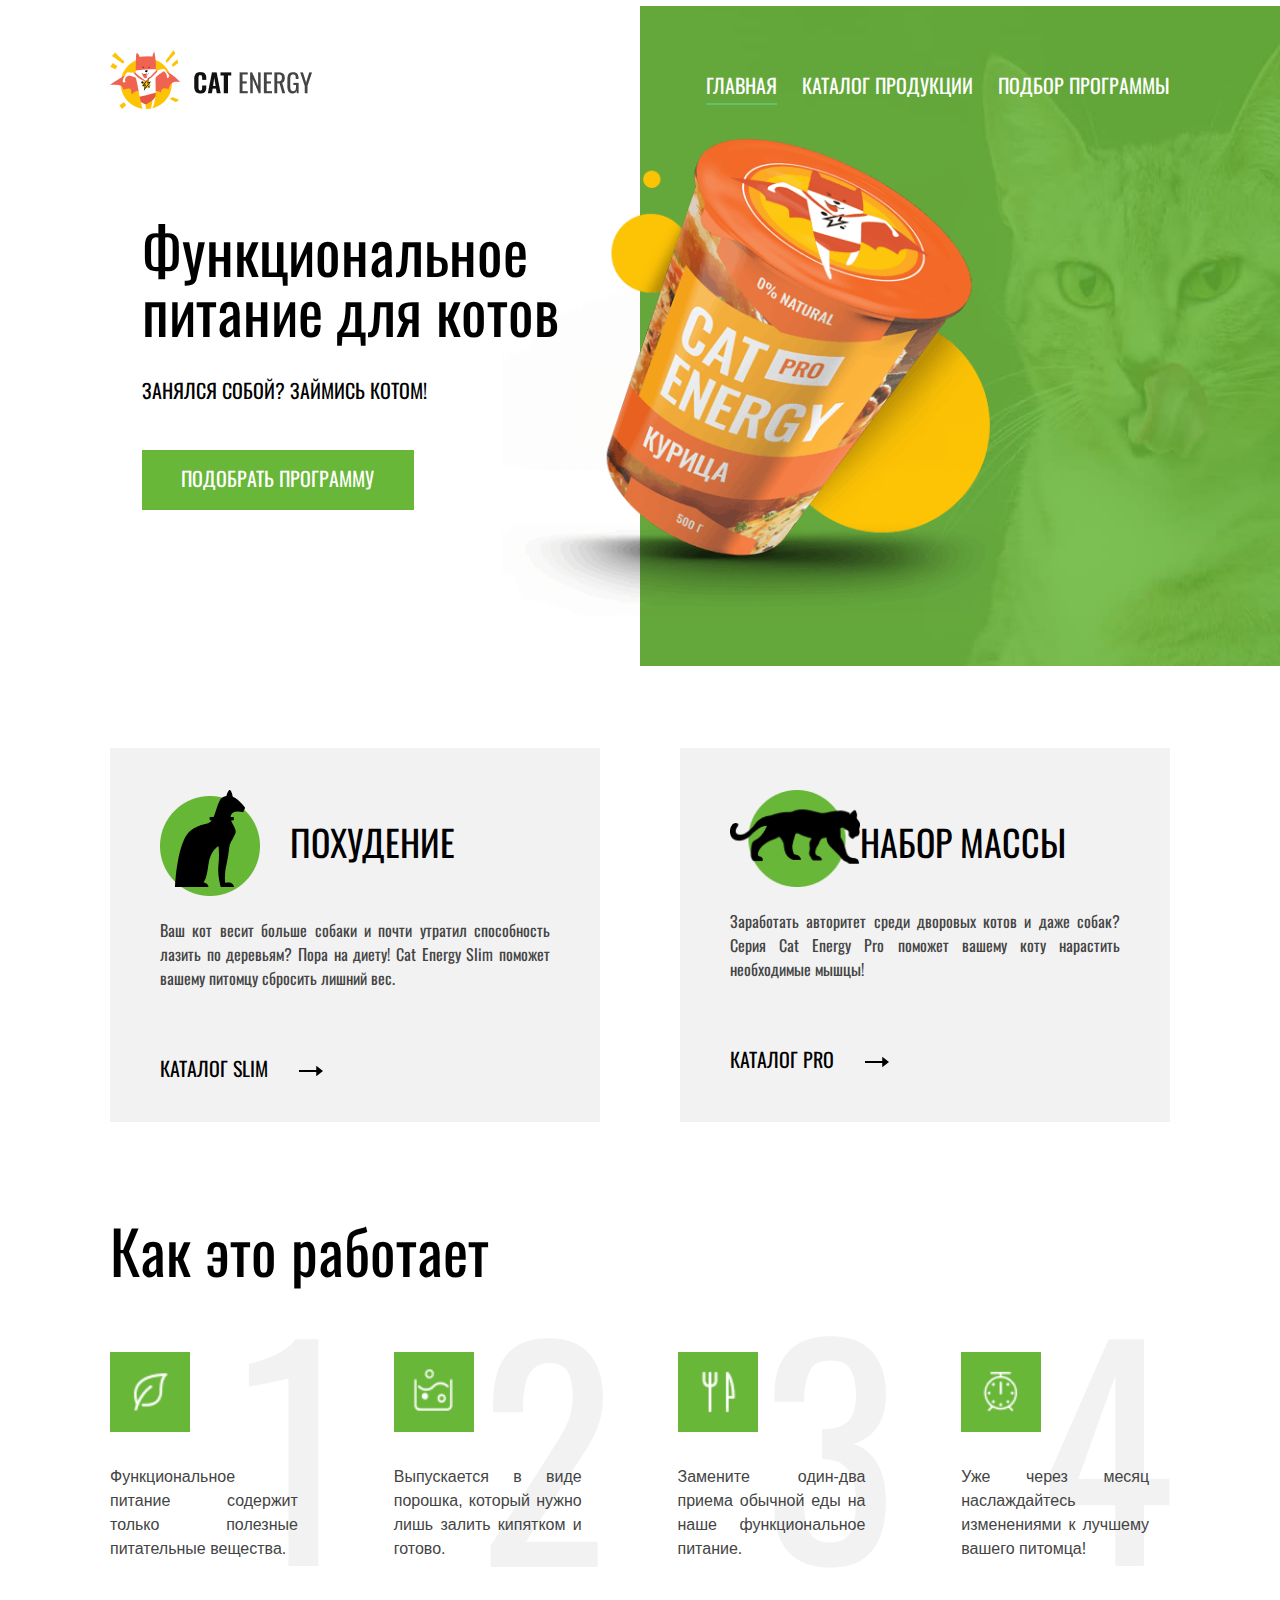
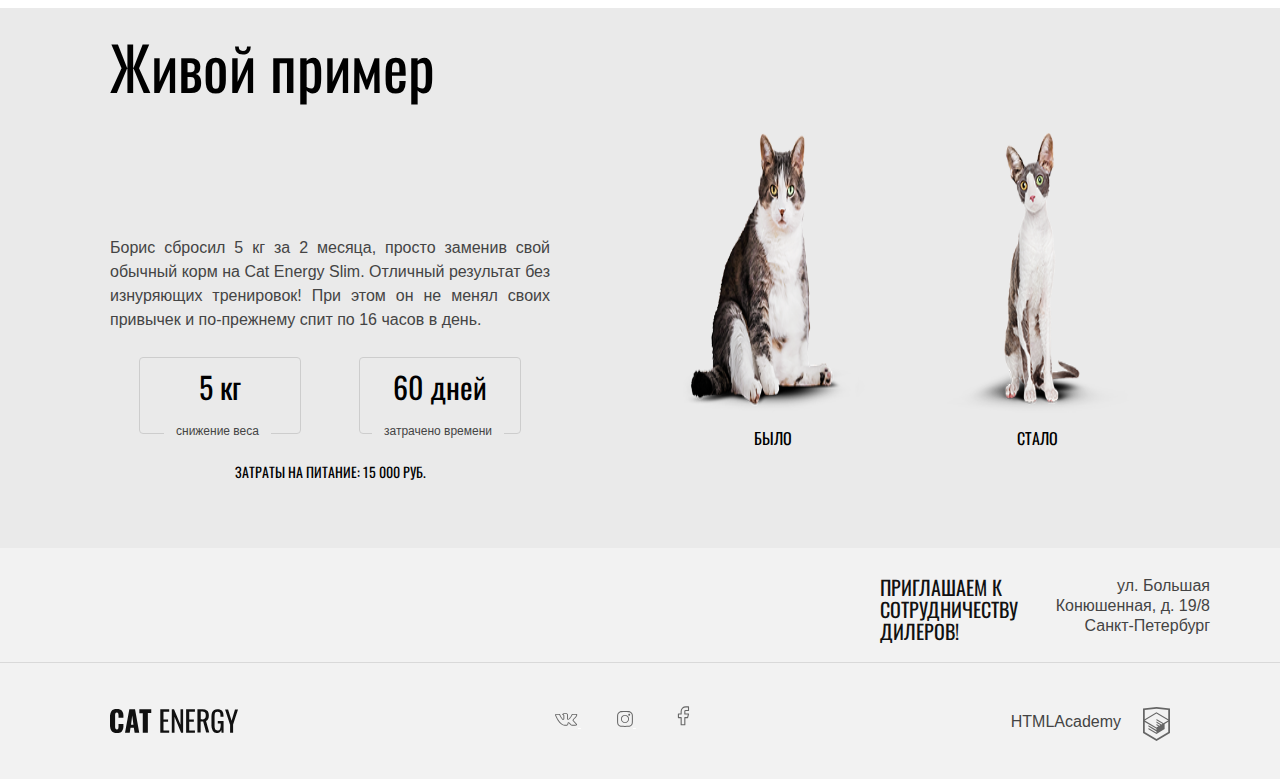
<file: index.html>
<!DOCTYPE html>
<html class="page" lang="ru">

<head>
  <meta charset="UTF-8">
  <meta http-equiv="X-UA-Compatible" content="IE=edge">
  <meta name="viewport" content="width=device-width, initial-scale=1.0">
  <title>Функциональное питание для котов - Cat Energy</title>

  <link rel="stylesheet" href="css/style.css">

  <link rel="shortcut icon" href="favicon.ico" type="image/x-icon">
  <link rel="shortcut icon" href="img/icons/icon.svg" type="image/svg+xml">

  <link rel="apple-touch-icon" sizes="180x180" href="img/icons/apple-touch-icon.png">
  <link rel="icon" type="image/png" sizes="32x32" href="img/icons/favicon-32x32.png">
  <link rel="icon" type="image/png" sizes="16x16" href="img/icons/favicon-16x16.png">
  <link rel="manifest" href="../site.webmanifest">
  <link rel="mask-icon" href="img/icons/safari-pinned-tab.svg" color="#5bbad5">
  <meta name="msapplication-TileColor" content="#da532c">
  <meta name="theme-color" content="#ffffff">
</head>

<body class="page__body">

  <div class="page-header ">
    <a class="page-header__logo" href="index.html">
      <img class="page-header__img" src="img/index/logo-mobile.svg" width="34" height="38"
        alt="Логотип функционального питания для котов - Cat Energy">
      <img class="page-header__img-title" src="img/index/logo-title-mobile.svg"
        alt="Заголовок фукционального питания для котов - Cat Energy">
    </a>
    <a class="page-header__logo--tablet" href="index.html">
      <img src="img/index/logo-tablet.png" alt="Логотип функционального питания для котов - Cat Energy" width="174"
        height="51">
    </a>
    <a class="page-header__logo--desktop" href="index.html">
      <img src="img/index/logo-desktop.png" alt="Логотип функционального питания для котов - Cat Energy" width="202"
        height="59">
    </a>
    <nav class="main-nav main-nav--closed main-nav--nojs">
      <button class="main-nav__toggle" type="button">
        <span class="visually-hidden">Открыть меню</span>
      </button>
      <div class="main-nav__wrapper">
        <ul class="main-nav__list site-list">
          <li class="site-list__item site-list__item--active">
            <a href="index.html">Главная</a>
          </li>
          <li class="site-list__item">
            <a href="catalog.html">Каталог продукции</a>
          </li>
          <li class="site-list__item">
            <a href="form.html">Подбор программы</a>
          </li>
        </ul>
      </div>
    </nav>
  </div>

  <script>
    var navMain = document.querySelector('.main-nav');
    var navToggle = document.querySelector('.main-nav__toggle');

    navMain.classList.remove('main-nav--nojs');

    navToggle.addEventListener('click', function () {
      if (navMain.classList.contains('main-nav--closed')) {
        navMain.classList.remove('main-nav--closed');
        navMain.classList.add('main-nav--opened');
      } else {
        navMain.classList.add('main-nav--closed');
        navMain.classList.remove('main-nav--opened');
      }
    });
  </script>

  <main class="page-main">
    <header class="main-header main-header--background-desktop">
      <div class="main-header__wrapper">
        <div class="main-header__block">
          <h1 class="main-header__title">Функциональное питание для котов</h1>
          <h2 class="visually-hidden"> Слоган Cat Energy</h2>
          <p class="main-header__slogan">Занялся собой? Займись котом!</p>
          <img class="main-header__image--mobile" src="img/index/can-header-mobile.png"
            alt="Изображение банки с кормом Cat Energy" width="280" height="270">
          <a class="main-header__link" href="form.html">Подобрать программу</a>
        </div>
        <div class="main-header__block-2">
          <picture>
            <img class="main-header__image--desktop" src="img/index/can-header-desktop.png"
              alt="Изображение банки с кормом Cat Energy" width="552" height="500">
          </picture>
        </div>
      </div>
    </header>
    <section class="programms">
      <h2 class="visually-hidden"> Программы похудения и набора массы</h2>
      <div class="programms__wrapper">
        <ul class="programms__list">
          <li class="programms__item">
            <div class="programms__block--tablet">
              <div class="programms__block--mobile">
                <img class="programms__image" src="img/index/prorgamms_weight-loss.png"
                  alt="Стройная кошка, олицетворяющая похудение с помощью функционального питания Cat Energy">
                <img class="programms__image-desktop" src="img/index/prorgamms_weight-loss-desktop.png"
                  alt="Стройная кошка, олицетворяющая похудение с помощью функционального питания Cat Energy"
                  width="100" height="106">
                <h3 class="programms__title">похудение</h3>
              </div>
              <p class="programms__description">
                Ваш кот весит больше собаки и почти утратил способность лазить по деревьям? Пора на диету! Cat Energy
                Slim
                поможет вашему питомцу сбросить лишний вес.
              </p>
              <div class="horizontal-line"></div>
              <a class="programms__link" href="catalog.html">каталог slim
                <svg width="32" height="12" fill="none" xmlns="http://www.w3.org/2000/svg">
                  <path stroke="#000" stroke-width="2" d="M0 6h18" />
                  <path d="m24 6-6.75 5.2V.8L24 6Z" fill="#000" />
                </svg>
              </a>
            </div>
            <div class="programms__block--tablet">
              <picture>
                <img class="programms_image-tablet" src="img/index/programms_weight-loss-tablet.png"
                  alt="Стройная кошка, олицетворяющая похудение с помощью функционального питания Cat Energy"
                  width="200" height="210">
              </picture>
            </div>
          </li>
          <li class="programms__item">
            <div class="programms__block--tablet">
              <div class="programms__block--mobile">
                <img class="programms__image" src="img/index/programms_weight-gain.png"
                  alt="Мускулистая пантера, олицетворяющая набор массы с помощью функционального питания Cat Energy">
                <img class="programms__image-desktop" src="img/index/prorgamms_weight-gain-desktop.png"
                  alt="Мускулистая пантера, олицетворяющая набор массы с помощью функционального питания Cat Energy"
                  width="134" height="100">
                <h3 class="programms__title">набор массы</h3>
              </div>
              <p class="programms__description">
                Заработать авторитет среди дворовых котов и даже собак? Серия Cat Energy Pro поможет вашему коту
                нарастить
                необходимые мышцы!
              </p>
              <div class="horizontal-line"></div>
              <a class="programms__link" href="catalog.html">каталог pro
                <svg width="32" height="12" fill="none" xmlns="http://www.w3.org/2000/svg">
                  <path stroke="#000" stroke-width="2" d="M0 6h18" />
                  <path d="m24 6-6.75 5.2V.8L24 6Z" fill="#000" />
                </svg>
              </a>
            </div>
            <div class="programms__block--tablet">
              <picture>
                <img class="programms_image-tablet" src="img/index/programms_weight-gain-tablet.png"
                  alt="Мускулистая пантера, олицетворяющая набор массы с помощью функционального питания Cat Energy"
                  width="268" height="200">
              </picture>
            </div>
          </li>
        </ul>
      </div>
    </section>
    <section class="advantages">
      <h2 class="visually-hidden">Преимущества</h2>
      <div class="advantages__wrapper">
        <h3 class="advantages__section-title">Как это работает</h3>
        <ul class="advantages__list">

          <li class="advantages__item">
            <img class="advantages__image" src="img/index/advantages-image-1.png" alt="Изображение листа">
            <p class="advantages__description">
              Функциональное питание
              содержит только полезные
              питательные вещества.
            </p>
          </li>
          <li class="advantages__item">
            <img class="advantages__image" src="img/index/advantages-image-2.png"
              alt="Изображение емкости с водой в которой растворяется порошок">
            <p class="advantages__description">
              Выпускается в виде порошка,
              который нужно лишь залить
              кипятком и готово.
            </p>
          </li>
          <li class="advantages__item">
            <img class="advantages__image" src="img/index/advantages-image-3.png" alt="Изображение вилки и ножа">
            <p class="advantages__description">
              Замените один-два приема
              обычной еды на наше
              функциональное питание.
            </p>
          </li>
          <li class="advantages__item">
            <img class="advantages__image" src="img/index/advantages-image-4.png" alt="Изображение будильника">
            <p class="advantages__description">
              Уже через месяц наслаждайтесь изменениями к лучшему вашего питомца!
            </p>
          </li>
        </ul>
      </div>
    </section>
    <section class="results">
      <h2 class="visually-hidden">Результаты программы Cat Energy</h2>
      <div class="results__wrapper">
        <div class="results__blocks--desktop">
          <h3 class="results__title">Живой пример</h3>
          <p class="results__description">
            Борис сбросил 5 кг за 2 месяца, просто заменив свой обычный корм на Cat Energy Slim. Отличный результат без
            изнуряющих тренировок! При этом он не менял своих привычек и по-прежнему спит по 16 часов в день.
          </p>
          <div class="results__blocks--tablet">
            <div class="results__blocks">
              <div class="results__blocks--weight-loss">
                <fieldset class="results__blocks--fieldset">
                  <legend class="results__blocks--legend results__blocks--legend-tablet-mod">снижение веса</legend>
                  <p class="results__blocks--value">5 кг</p>
                </fieldset>
              </div>
              <div class="results__blocks--time-spent">
                <fieldset class="results__blocks--fieldset">
                  <legend class="results__blocks--legend">затрачено времени</legend>
                  <p class="results__blocks--value">60 дней</p>
                </fieldset>
              </div>
            </div>
            <h4 class="results__food-costs">Затраты на питание: 15 000 РУБ.</h4>
          </div>
        </div>
        <div class="results__before-after">
          <figure class="results__before-after--blocks">
            <picture>
              <img class="results__before-after--image-before" src="img/index/before-mobile.png" width="311"
                height="232" alt="Изображение толстого кота до старта программы Cat Energy">
            </picture>
            <figcaption class="results__text-before-after">Было</figcaption>
          </figure>
          <figure class="results__before-after--blocks">
            <picture>
              <source media="(min-width: 1278px)" srcset="img/index/after-mobile.png">
              <img class="results__before-after--image-after" src="img/index/after-mobile.png" width="311" height="232"
                alt="Изображение стройного кота после прохождения программы Cat Energy">
            </picture>
            <figcaption class="results__text-before-after">Стало</figcaption>
          </figure>
        </div>
      </div>
    </section>
    <section class="contacts contacts-catalog">
      <h2 class="visually-hidden">Контакты</h2>
      <div class="contacts__wrapper">
        <h3 class="contacts__title">приглашаем
          к сотрудничеству дилеров!</h3>
        <p class="contacts__address">ул. Большая
          Конюшенная, д. 19/8
          Санкт-Петербург</p>
      </div>
    </section>
    <section class="map">
      <h2 class="visually-hidden">Карта</h2>
    </section>
  </main>
  <footer class="page-footer">
    <div class="footer__wrapper">
      <div class="footer__logo">
        <svg width="128" height="24" fill="none" xmlns="http://www.w3.org/2000/svg">
          <g clip-path="url(#a)" fill="#111">
            <path
              d="M1.6 22.05A9.5 9.5 0 0 1 0 16.31V7.79a9.63 9.63 0 0 1 1.5-5.84C2.6.62 4.3 0 6.81 0c2.5 0 4.1.62 5.1 1.74a7.49 7.49 0 0 1 1.51 5.03v2.05h-4.9V6.46c.03-.7-.07-1.4-.3-2.05a1.46 1.46 0 0 0-.59-.63 1.41 1.41 0 0 0-.82-.19c-.7 0-1.2.2-1.4.72-.23.73-.33 1.49-.3 2.25v10.98c-.05.74.08 1.48.4 2.15.2.52.7.72 1.4.72s1.1-.2 1.3-.72c.23-.7.33-1.42.3-2.15v-2.46h4.91v2.05a7.98 7.98 0 0 1-1.5 5.13c-1 1.23-2.7 1.84-5.1 1.84-2.41-.1-4.22-.72-5.22-2.05ZM19.33.3h5.7l4.22 23.4h-4.61l-.8-4.93h-3.3l-.8 4.92h-4.72L19.33.31Zm4.1 15.4-1.2-9.14-1.2 9.13h2.4ZM32.75 4.2h-3.4V.3h11.91v3.8h-3.4v19.6h-5.1V4.2ZM50.38.3h8.81v2.47h-5.7v7.7h4.6v2.35h-4.6v8.62h5.7v2.35h-8.91V.31h.1ZM61.8.3H64l6.51 15.5V.3h2.6v23.4h-2l-6.6-16v16H61.8V.3ZM76.12.3h8.81v2.47h-5.7v7.7h4.6v2.35h-4.6v8.62h5.7v2.35h-8.81V.31ZM87.54.3h4.6a7.87 7.87 0 0 1 5.11 1.44c1.1.93 1.6 2.57 1.6 4.72 0 2.98-.9 4.82-2.8 5.44l3.2 11.69h-3.1l-3-10.97h-2.5v10.97h-3.21V.31h.1Zm4.4 10.06a4.3 4.3 0 0 0 2.9-.82c.6-.51.91-1.54.91-3.08a6.77 6.77 0 0 0-.3-2.25 2.58 2.58 0 0 0-1.1-1.24 4.47 4.47 0 0 0-2.2-.4h-1.4v7.69h1.2v.1ZM102.86 21.95a10.58 10.58 0 0 1-1.4-5.95V8.2c-.03-1.48.14-2.96.5-4.4a5.2 5.2 0 0 1 1.9-2.67c1.12-.68 2.41-1 3.7-.92 2.11 0 3.61.5 4.52 1.64a7.98 7.98 0 0 1 1.4 5.12v.83h-3v-.72c0-.86-.07-1.72-.2-2.57a2.06 2.06 0 0 0-.8-1.33 3.04 3.04 0 0 0-1.91-.51 2.96 2.96 0 0 0-2 .61 2.3 2.3 0 0 0-.8 1.64c-.14.92-.2 1.85-.2 2.77v8.72a9.53 9.53 0 0 0 .6 3.9c.4.82 1.2 1.13 2.4 1.13a2.38 2.38 0 0 0 2.4-1.23c.53-1.3.77-2.7.7-4.1v-1.65h-2.9V12.1h5.8v11.6h-2l-.3-2.67c-.26.89-.8 1.67-1.55 2.2-.74.55-1.64.81-2.55.77a4.9 4.9 0 0 1-4.3-2.05ZM119.99 15.49 115.08.4h3l3.51 11.28 3.4-11.28H128l-4.9 15.08v8.2h-3.01v-8.2h-.1Z" />
          </g>
          <defs>
            <clipPath id="a">
              <path fill="#fff" d="M0 0h128v24H0z" />
            </clipPath>
          </defs>
        </svg>
      </div>
      <div class="horizontal-line"></div>
      <div class="footer__social">
        <a href="#">
          <svg class="footer__social--vk" width="23" height="16" viewBox="0 0 23 16" fill="none"
            xmlns="http://www.w3.org/2000/svg">
            <path
              d="M0.0700912 3.99266C0.0700912 3.37082 0.493211 3.03552 1.33945 2.98675L4.60039 3.00503C4.81925 3.00503 4.96515 3.09648 5.03811 3.27938C5.37368 4.19385 5.74938 4.98334 6.16521 5.64785C6.58103 6.31237 7.12453 7.07748 7.79568 7.94317C7.85404 8.05291 7.94888 8.10778 8.08019 8.10778C8.18233 8.10778 8.26257 8.0651 8.32093 7.97975L8.38659 7.77857L8.40848 4.6145C8.40848 4.39503 8.34647 4.24871 8.22245 4.17556C8.09843 4.1024 7.86863 4.04753 7.53305 4.01095C7.27043 3.97437 7.13912 3.84025 7.13912 3.60859C7.13912 3.55981 7.14641 3.52323 7.161 3.49885C7.4674 2.70631 8.34282 2.31004 9.78726 2.31004L11.0129 2.29175C11.5673 2.29175 12.0269 2.40758 12.3916 2.63925C12.7564 2.87091 12.9388 3.2367 12.9388 3.73661V7.88831C13.0409 7.94927 13.1357 7.97975 13.2233 7.97975C13.4421 7.97975 13.6318 7.87002 13.7923 7.65054C15.3973 5.77283 16.2654 4.51696 16.3967 3.88293C16.3967 3.87073 16.4113 3.84025 16.4405 3.79148C16.5426 3.60859 16.7104 3.45008 16.9438 3.31595C17.1773 3.18183 17.3815 3.09039 17.5566 3.04161C17.615 3.01723 17.6806 3.00503 17.7536 3.00503H21.1459L21.3647 3.02332C21.6565 3.02332 21.8827 3.13916 22.0432 3.37082C22.1015 3.44398 22.1416 3.52323 22.1635 3.60859C22.1854 3.69394 22.2 3.77929 22.2073 3.86464C22.2146 3.94999 22.2182 3.99876 22.2182 4.01095V4.13898C22.1161 4.63889 21.8571 5.17233 21.4413 5.7393C21.0255 6.30627 20.4966 6.91897 19.8546 7.57739C19.2126 8.2358 18.8114 8.66865 18.6509 8.87593C18.5196 9.02225 18.4539 9.15637 18.4539 9.2783C18.4539 9.37584 18.5123 9.48558 18.629 9.60751L21.8243 12.9728C21.9994 13.1678 22.0869 13.3812 22.0869 13.6129C22.0869 13.8933 21.9556 14.125 21.693 14.3079C21.4304 14.4908 21.1167 14.5944 20.7519 14.6188L20.3799 14.6371H17.0533C17.0387 14.6371 17.0095 14.6401 16.9657 14.6462C16.9219 14.6523 16.8928 14.6554 16.8782 14.6554C16.5572 14.6554 16.2581 14.5396 15.9809 14.3079C15.8787 14.2103 15.193 13.491 13.9236 12.1497C13.8507 12.0644 13.7485 11.9851 13.6172 11.912C13.5589 12.1071 13.4823 12.3875 13.3874 12.7533C13.2926 13.1191 13.2233 13.3812 13.1795 13.5397L13.1139 13.8506C12.968 14.2774 12.6616 14.5335 12.1947 14.6188L11.8883 14.6371H9.74349C8.53249 14.6371 7.32514 14.1738 6.12144 13.2471C4.91773 12.3204 3.8344 11.1225 2.87144 9.65323C1.90848 8.18398 1.01117 6.47392 0.179519 4.52306C0.106567 4.36455 0.0700912 4.18775 0.0700912 3.99266ZM13.2233 8.72962C12.9169 8.72962 12.6397 8.65951 12.3916 8.51929C12.1436 8.37907 12.0196 8.18703 12.0196 7.94317V3.73661C12.0196 3.49275 11.9466 3.319 11.8007 3.21536C11.6548 3.11172 11.3995 3.0599 11.0347 3.0599L9.78726 3.09648C9.15988 3.09648 8.68569 3.18793 8.36471 3.37082C9.00668 3.62687 9.32767 4.04143 9.32767 4.6145V7.83344C9.29849 8.13826 9.15258 8.39126 8.88996 8.59245C8.62733 8.79363 8.33552 8.89422 8.01454 8.89422C7.57683 8.89422 7.24125 8.71742 7.0078 8.36383C5.86975 6.92506 5.02351 5.55945 4.46908 4.267L4.27211 3.79148L1.36134 3.77319C1.17166 3.77319 1.06588 3.78233 1.044 3.80062C1.02211 3.81891 1.01117 3.87073 1.01117 3.95608C1.01117 4.06582 1.02576 4.18165 1.05494 4.30358L1.51454 5.32779C2.74013 7.97366 4.07149 10.0586 5.50864 11.5828C6.94579 13.1069 8.35741 13.8689 9.74349 13.8689H11.932C12.0196 13.8689 12.0852 13.8476 12.129 13.8049C12.1728 13.7623 12.2093 13.6799 12.2384 13.558L12.2822 13.3751L12.698 11.7657C12.8148 11.5462 12.9169 11.3999 13.0044 11.3267C13.1649 11.1926 13.3546 11.1255 13.5735 11.1255C13.9236 11.1255 14.2811 11.3023 14.6459 11.6559L16.5061 13.6312C16.6228 13.7897 16.7469 13.8689 16.8782 13.8689H20.4893C20.927 13.8689 21.1459 13.7775 21.1459 13.5946C21.1459 13.5336 21.124 13.4727 21.0802 13.4117L17.9068 10.1013C17.6588 9.84527 17.5347 9.57093 17.5347 9.2783C17.5347 8.98567 17.6515 8.70523 17.8849 8.43699C18.0746 8.19313 18.443 7.78771 18.9901 7.22074C19.5373 6.65377 20.0151 6.12338 20.4236 5.62956C20.8322 5.13575 21.1021 4.68766 21.2334 4.28529L21.299 4.04753C21.2845 4.02314 21.2772 3.98352 21.2772 3.92865C21.2772 3.87378 21.2699 3.82806 21.2553 3.79148H17.8193C17.6004 3.86464 17.4253 3.97437 17.294 4.12069L17.1627 4.46819C16.7979 5.3095 15.8423 6.60805 14.2957 8.36383C13.9893 8.60769 13.6318 8.72962 13.2233 8.72962Z"
              fill="#666666" />
          </svg>
        </a>
        <a href="#">
          <svg class="footer__social--instagram" width="16" height="16" viewBox="0 0 16 16" fill="none"
            xmlns="http://www.w3.org/2000/svg">
            <g clip-path="url(#clip0_88_473)">
              <path
                d="M7.98438 0.0625C9.31771 0.0625 10.4062 0.078125 11.25 0.109375C11.9688 0.140625 12.6094 0.265625 13.1719 0.484375C13.7135 0.692708 14.1823 0.994792 14.5781 1.39062C14.974 1.78646 15.276 2.25521 15.4844 2.79687C15.7031 3.35937 15.8281 4 15.8594 4.71875C15.8906 5.5625 15.9062 6.65104 15.9062 7.98437C15.9062 9.31771 15.8906 10.4062 15.8594 11.25C15.8281 11.9687 15.7031 12.6094 15.4844 13.1719C15.276 13.7135 14.974 14.1823 14.5781 14.5781C14.1823 14.974 13.7135 15.276 13.1719 15.4844C12.6094 15.7031 11.9688 15.8281 11.25 15.8594C10.4062 15.8906 9.31771 15.9062 7.98438 15.9062C6.65104 15.9062 5.5625 15.8906 4.71875 15.8594C4 15.8281 3.35938 15.7031 2.79688 15.4844C2.25521 15.276 1.78646 14.974 1.39062 14.5781C0.994792 14.1823 0.692708 13.7135 0.484375 13.1719C0.265625 12.6094 0.140625 11.9687 0.109375 11.25C0.078125 10.4062 0.0625 9.31771 0.0625 7.98437C0.0625 6.65104 0.078125 5.5625 0.109375 4.71875C0.140625 4 0.265625 3.35937 0.484375 2.79687C0.692708 2.25521 0.994792 1.78646 1.39062 1.39062C1.78646 0.994792 2.25521 0.692708 2.79688 0.484375C3.35938 0.265625 4 0.140625 4.71875 0.109375C5.5625 0.078125 6.65104 0.0625 7.98438 0.0625ZM7.98438 1.09375C6.59896 1.09375 5.46875 1.10937 4.59375 1.14062C4.03125 1.16146 3.51042 1.26042 3.03125 1.4375C2.28125 1.75 1.75 2.28125 1.4375 3.03125C1.26042 3.51042 1.16146 4.03125 1.14062 4.59375C1.10938 5.46875 1.09375 6.59896 1.09375 7.98437C1.09375 9.36979 1.10938 10.5 1.14062 11.375C1.16146 11.9375 1.26042 12.4583 1.4375 12.9375C1.75 13.6875 2.28125 14.2187 3.03125 14.5312C3.51042 14.7083 4.03125 14.8073 4.59375 14.8281C5.46875 14.8594 6.59896 14.875 7.98438 14.875C9.36979 14.875 10.5 14.8594 11.375 14.8281C11.9375 14.8073 12.4583 14.7083 12.9375 14.5312C13.6875 14.2187 14.2188 13.6875 14.5312 12.9375C14.7083 12.4583 14.8073 11.9375 14.8281 11.375C14.8594 10.5 14.875 9.36979 14.875 7.98437C14.875 6.59896 14.8594 5.46875 14.8281 4.59375C14.8073 4.03125 14.7083 3.51042 14.5312 3.03125C14.2188 2.28125 13.6875 1.75 12.9375 1.4375C12.4583 1.26042 11.9375 1.16146 11.375 1.14062C10.5 1.10937 9.36979 1.09375 7.98438 1.09375ZM7.98438 11.1562C8.85938 11.1562 9.60677 10.8464 10.2266 10.2266C10.8464 9.60677 11.1562 8.85937 11.1562 7.98437C11.1562 7.10937 10.8464 6.36198 10.2266 5.74219C9.60677 5.1224 8.85938 4.8125 7.98438 4.8125C7.10938 4.8125 6.36198 5.1224 5.74219 5.74219C5.1224 6.36198 4.8125 7.10937 4.8125 7.98437C4.8125 8.85937 5.1224 9.60677 5.74219 10.2266C6.36198 10.8464 7.10938 11.1562 7.98438 11.1562ZM7.98438 3.92187C9.10938 3.92187 10.0677 4.31771 10.8594 5.10937C11.651 5.90104 12.0469 6.85937 12.0469 7.98437C12.0469 9.10937 11.651 10.0677 10.8594 10.8594C10.0677 11.651 9.10938 12.0469 7.98438 12.0469C6.85938 12.0469 5.90104 11.651 5.10938 10.8594C4.31771 10.0677 3.92188 9.10937 3.92188 7.98437C3.92188 6.85937 4.31771 5.90104 5.10938 5.10937C5.90104 4.31771 6.85938 3.92187 7.98438 3.92187ZM13.1719 3.76562C13.1719 4.02604 13.0781 4.2474 12.8906 4.42969C12.7031 4.61198 12.474 4.70312 12.2031 4.70312C11.9427 4.70312 11.7214 4.61198 11.5391 4.42969C11.3568 4.2474 11.2656 4.02604 11.2656 3.76562C11.2656 3.49479 11.3568 3.26562 11.5391 3.07812C11.7214 2.89062 11.9427 2.79687 12.2031 2.79687C12.4635 2.79687 12.6901 2.89323 12.8828 3.08594C13.0755 3.27865 13.1719 3.50521 13.1719 3.76562Z"
                fill="#666666" />
            </g>
            <defs>
              <clipPath id="clip0_88_473">
                <rect width="16" height="16" fill="white" />
              </clipPath>
            </defs>
          </svg>
        </a>
        <a href="#">
          <svg class="footer__social--facebook" width="22" height="22" viewBox="0 0 22 22" fill="none"
            xmlns="http://www.w3.org/2000/svg">
            <path
              d="M16.5 1.83325H13.75C12.5344 1.83325 11.3686 2.30674 10.5091 3.14957C9.64956 3.99239 9.16667 5.1355 9.16667 6.32743V9.02394H6.41667V12.6193H9.16667V19.81H12.8333V12.6193H15.5833L16.5 9.02394H12.8333V6.32743C12.8333 6.08905 12.9299 5.86042 13.1018 5.69186C13.2737 5.52329 13.5069 5.4286 13.75 5.4286H16.5V1.83325Z"
              stroke="#666666" stroke-width="1.1" stroke-linecap="round" stroke-linejoin="round" />
          </svg>
        </a>
      </div>
      <div class="horizontal-line"></div>
      <div class="footer__developer">
        <p class="footer__developer--description">HTMLAcademy</p>
        <svg class="footer__developer--logo" width="27" height="34" viewBox="0 0 27 34" fill="none"
          xmlns="http://www.w3.org/2000/svg">
          <g clip-path="url(#clip0_95_230)">
            <path
              d="M13.6426 0.0157537L13.5 0L0 1.40733V26.0129L13.5 34L27 26.0129V1.40733L13.6426 0.0157537ZM25.2344 25.0151L13.5 31.9573L1.76561 25.0151V14.9293L13.4507 21.8451L13.4701 23.0984L5.45351 18.3548L5.44295 19.5801L13.4894 24.3885L13.5088 25.675L5.46408 20.9174L5.45351 22.1427L13.5 26.9511L21.6239 22.1182V20.8929V16.909L25.2432 14.7595L25.2344 25.0151ZM25.2344 13.4519L22.0147 15.3319L20.5325 16.2071L13.4666 12.0201L13.456 13.2454L19.4957 16.818L19.4429 16.8495L19.3126 16.9247L18.4536 17.4166L13.4666 14.4689L13.456 15.6942L17.3921 18.0222L16.4591 18.6314L16.438 18.6436L13.4666 16.902L13.456 18.1273L15.4029 19.2615L13.4155 20.4483L1.7973 13.5762L13.4349 6.61831L25.2344 13.4519ZM25.2344 12.2266L13.4401 5.31075L1.76561 12.2196V2.9897L13.5 1.76442L25.2344 2.9897V12.2266Z"
              fill="#666666" />
          </g>
          <defs>
            <clipPath id="clip0_95_230">
              <rect width="27" height="34" fill="white" />
            </clipPath>
          </defs>
        </svg>
      </div>
    </div>
  </footer>
</body>

</html>
</file>
<file: css/style.css>
/*Global*/
/*Colors*/
/*Viewport*/
img {
  max-width: 100%;
  height: auto;
}

.visually-hidden {
  position: absolute;
  width: 1px;
  height: 1px;
  margin: -1px;
  border: 0;
  padding: 0;
  white-space: nowrap;
  -webkit-clip-path: inset(100%);
          clip-path: inset(100%);
  clip: rect(0 0 0 0);
  overflow: hidden;
}

a {
  color: #FFFFFF;
}

ul {
  list-style: none;
  margin: 0;
  padding: 0;
}

p,
h1,
h2,
h3,
h4 {
  margin: 0;
  cursor: default;
}

fieldset {
  padding: 0;
  margin: 0;
}

@font-face {
  font-family: "Oswald";
  font-weight: normal;
  font-style: normal;
  font-display: swap;
  src: url(../../fonts/Oswald-Regular.woff2) format("woff2"), url(../../fonts/Oswald-Regular.woff) format("woff");
}
@font-face {
  font-family: "Oswald";
  font-weight: 500;
  font-style: normal;
  font-display: swap;
  src: url(../../fonts/Oswald-Medium.woff2) format("woff2"), url(../../fonts/Oswald-Medium.woff) format("woff");
}
@font-face {
  font-family: "Oswald";
  font-weight: bold;
  font-style: normal;
  font-display: swap;
  src: url(../../fonts/Oswald-Bold.woff2) format("woff2"), url(../../fonts/Oswald-Bold.woff) format("woff");
}
/*Blocks*/
.page {
  height: 100%;
  font-size: 14px;
  line-height: 18px;
  font-family: "Oswald", "Arial", sans-serif;
}

.page__body {
  display: grid;
  grid-template-rows: min-content 1fr min-content;
  align-content: start;
  min-width: 320px;
  min-height: 100%;
  margin: 0;
  background-color: #FFFFFF;
  color: #000000;
}

.page-header {
  padding: 0 20px;
  margin-top: 10px;
  display: flex;
  flex-direction: column;
  background-color: #FFFFFF;
  color: #000000;
}
@media (min-width: 768px) {
  .page-header {
    display: grid;
    grid-template-columns: 1fr 1fr;
    padding: 0 30px;
    margin-top: 25px;
  }
}
@media (min-width: 768px) and (min-width: 1278px) {
  .page-header {
    padding: 0 110px;
    margin-top: 50px;
  }
}

@media (max-width: 767px) {
  .page-header__logo {
    width: 90%;
    margin-bottom: 14px;
  }
}
.page-header__img-title {
  width: 100px;
  height: 18px;
  margin-left: 20%;
  padding-bottom: 10px;
}

@media (max-width: 767px) {
  .page-header__logo--desktop {
    display: none;
  }

  .page-header__logo--tablet {
    display: none;
  }
}
@media (min-width: 768px) and (max-width: 1278px) {
  .page-header__logo {
    display: none;
  }

  .page-header__logo--desktop {
    display: none;
  }
}
@media (min-width: 1278px) {
  .page-header__logo--desktop {
    z-index: 2;
    width: 202px;
    height: 60px;
  }

  .page-header__logo {
    display: none;
  }

  .page-header__logo--tablet {
    display: none;
  }
}
.main-nav {
  position: relative;
  width: auto;
}

.main-nav__toggle {
  position: absolute;
  top: -45px;
  right: 0;
  z-index: 2;
  display: block;
  width: 25px;
  height: 22px;
  background-color: #FFFFFF;
  cursor: pointer;
  border: none;
}

.main-nav--closed .main-nav__toggle::before {
  content: "";
  position: absolute;
  top: 0;
  left: 0px;
  width: 24px;
  height: 2px;
  background-color: #000000;
  box-shadow: 0 8px 0 0 #000000, 0 16px 0 0 #000000;
}

.main-nav--opened .main-nav__toggle {
  top: -46px;
  right: 0;
}
.main-nav--opened .main-nav__toggle::before, .main-nav--opened .main-nav__toggle::after {
  content: "";
  position: absolute;
  top: 10px;
  right: 0;
  width: 24px;
  height: 2px;
  background-color: #000000;
}
.main-nav--opened .main-nav__toggle::before {
  transform: rotate(45deg);
  box-shadow: none;
}
.main-nav--opened .main-nav__toggle::after {
  transform: rotate(-45deg);
}

@media (max-width: 767px) {
  .main-nav--closed .site-list__item {
    display: none;
  }

  .main-nav--nojs .main-nav__toggle {
    display: none;
  }

  .main-nav--nojs .main-nav__wrapper {
    position: static;
    min-height: 0;
  }

  .main-nav--nojs .site-list__item {
    display: block;
  }
}
@media (min-width: 768px) {
  .main-nav__wrapper {
    position: absolute;
    right: 0;
    display: flex;
    justify-content: end;
  }

  .main-nav__toggle {
    display: none;
  }
}
@media (min-width: 768px) and (min-width: 1278px) {
  .main-nav__wrapper {
    width: auto;
  }
}
.site-list a {
  position: relative;
  display: block;
  padding-top: 22px;
  padding-bottom: 24px;
  font-weight: 500;
  font-size: 20px;
  line-height: 20px;
  text-transform: uppercase;
  text-decoration: none;
  text-align: center;
  color: #000000;
  z-index: 2;
}

.site-list__item {
  border-top: 1px solid #E6E6E6;
  z-index: 3;
}
.site-list__item:hover {
  opacity: 0.6;
}
.site-list__item:active {
  opacity: 1;
}
@media (min-width: 768px) {
  .site-list__item {
    border: none;
    margin-left: 25px;
  }
  .site-list__item:first-child {
    margin-left: 0;
  }
  .site-list__item--active {
    position: relative;
  }
  .site-list__item--active::after {
    content: "";
    position: absolute;
    right: 0;
    bottom: -5px;
    left: 0;
    height: 2px;
    background-color: #68B738;
  }
}
@media (min-width: 768px) and (min-width: 1278px) {
  .site-list__item--active::after {
    background-color: #61c16c;
  }
}

@media (min-width: 768px) {
  .site-list {
    display: flex;
    justify-content: end;
    width: 420px;
    flex-grow: 1;
  }
  .site-list a {
    padding: 0;
    padding-top: 20px;
    font-weight: 400;
    font-size: 18px;
    line-height: 24px;
    text-transform: uppercase;
  }
}
@media (min-width: 768px) and (min-width: 1278px) {
  .site-list a {
    font-size: 20px;
    line-height: 30px;
    color: #FFFFFF;
  }
}
@media (min-width: 768px) and (min-width: 1278px) {
  .site-list {
    width: 480px;
  }
}
.main-header {
  display: block;
  width: auto;
  min-height: 480px;
  background-image: url(../../img/index/background-mobile.jpg);
  background-repeat: no-repeat;
  background-position: top center;
  background-size: 100% 300px;
  color: #5EAA2F;
}
@media (min-width: 768px) and (max-width: 1278px) {
  .main-header {
    min-height: 870px;
    background-image: none;
  }
}
@media (min-width: 768px) and (max-width: 1278px) and (min-height: 1278px) {
  .main-header {
    max-height: 600px;
    z-index: -1;
  }
}

@media (min-width: 1278px) {
  .main-header--background-desktop {
    margin-top: -104px;
    background-image: url(../../img/index/background-desktop.jpg);
    background-repeat: no-repeat;
    background-position: right;
    background-size: 50% 700px;
  }
}
.main-header__title {
  padding-top: 27px;
  font-weight: 400;
  font-size: 36px;
  line-height: 36px;
  text-align: center;
  color: #FFFFFF;
}
@media (min-width: 768px) {
  .main-header__title {
    width: 420px;
    padding-top: 35px;
    padding-left: 12%;
    font-weight: 400;
    font-size: 60px;
    line-height: 60px;
    text-align: justify;
    color: #000000;
  }
}
@media (min-width: 768px) and (min-width: 1278px) {
  .main-header__title {
    padding-top: 214px;
    padding-left: 6%;
  }
}

.main-header__slogan {
  padding-top: 25px;
  font-weight: 400;
  font-size: 14px;
  line-height: 14px;
  text-transform: uppercase;
  text-align: center;
  color: #FFFFFF;
}
@media (min-width: 768px) {
  .main-header__slogan {
    padding-top: 68px;
    padding-left: 11%;
    font-weight: 400;
    font-size: 20px;
    line-height: 20px;
    text-align: justify;
    color: #000000;
  }
}
@media (min-width: 768px) and (min-width: 1278px) {
  .main-header__slogan {
    padding-top: 40px;
    padding-left: 6%;
  }
}

.main-header__image--mobile {
  display: block;
  padding-top: 28px;
  margin: 0 auto;
}

@media (min-width: 768px) {
  .main-header__image--mobile {
    display: none;
  }
}
.main-header__link {
  display: flex;
  width: auto;
  height: 40px;
  align-items: center;
  padding: 8px 25%;
  gap: 4px;
  background-color: #68B738;
  font-weight: 400;
  font-size: 14px;
  line-height: 18px;
  color: #FFFFFF;
  text-transform: uppercase;
  text-align: center;
  text-decoration: none;
}
.main-header__link:hover {
  background-color: #5EAA2F;
}
.main-header__link:active {
  color: rgba(0, 0, 0, 0.3);
}
@media (min-width: 768px) {
  .main-header__link {
    display: inline-block;
    width: 220px;
    height: 24px;
    margin-left: 10%;
    margin-top: 50px;
    align-items: center;
    text-align: center;
    padding: 18px 26px;
    gap: 4px;
    font-size: 20px;
    line-height: 20px;
  }
}
@media (min-width: 768px) and (min-width: 1278px) {
  .main-header__link {
    margin-left: 6%;
  }
}

@media (max-width: 1278px) {
  .main-header__image--desktop {
    display: none;
  }
}
@media (min-width: 1278px) {
  .main-header__block-2 {
    position: relative;
  }

  .main-header__image--desktop {
    position: absolute;
    top: 20%;
    left: -26%;
  }
}
.main-header__wrapper {
  padding: 0 20px;
}
@media (min-width: 768px) {
  .main-header__wrapper {
    padding: 0 30px;
    min-height: 870px;
    background: url(../../img/index/background-tablet.jpg);
    background-repeat: no-repeat;
    background-position: bottom center;
  }
}
@media (min-width: 1278px) {
  .main-header__wrapper {
    display: grid;
    grid-template-columns: 1fr 1fr;
    margin: 0 auto;
    padding: 0 110px;
    max-width: 1200px;
    min-height: 660px;
    background: none;
  }
}

.programms {
  margin-top: 22px;
}
@media (min-width: 768px) {
  .programms {
    margin-top: 0;
  }
}
@media (min-width: 768px) and (min-width: 1278px) {
  .programms {
    margin-top: 82px;
  }
}

.programms__wrapper {
  padding: 0 20px;
  background-color: #FFFFFF;
  min-height: 550px;
}
@media (min-width: 768px) {
  .programms__wrapper {
    padding: 0 30px;
  }
}
@media (min-width: 768px) and (min-width: 1278px) {
  .programms__wrapper {
    padding: 0 110px;
    min-height: 426px;
  }
}

.programms__list {
  display: flex;
  flex-direction: column;
}

.programms__item {
  min-height: 266px;
  margin-top: 20px;
  background-color: #F2F2F2;
}
.programms__item:first-child {
  margin-top: 0;
}
@media (min-width: 768px) {
  .programms__item {
    padding: 0 50px;
    display: grid;
    grid-template-columns: 2fr 1fr;
    min-height: 366px;
  }
}
@media (min-width: 768px) and (min-width: 1278px) {
  .programms__item {
    display: block;
    margin-top: 0;
    min-height: 374px;
  }
}

@media (min-width: 768px) {
  .programms__wrapper {
    margin: 0 auto;
  }
}
@media (min-width: 1278px) {
  .programms__list {
    display: grid;
    grid-template-columns: 1fr 1fr;
    column-gap: 80px;
  }
}
.programms__block--mobile {
  display: grid;
  grid-template-columns: 1fr 2fr;
}
@media (min-width: 768px) and (max-width: 1278px) {
  .programms__block--mobile {
    display: block;
  }
}

.programms__image {
  padding-top: 20px;
  padding-left: 25%;
}
@media (min-width: 768px) {
  .programms__image {
    display: none;
  }
}

.programms_image-tablet {
  display: none;
}
@media (min-width: 768px) and (max-width: 1278px) {
  .programms_image-tablet {
    display: block;
    padding-top: 80px;
  }
}

.programms__image-desktop {
  display: none;
}
@media (min-width: 1278px) {
  .programms__image-desktop {
    display: block;
    margin-top: 42px;
  }
}

.programms__title {
  display: block;
  padding-top: 30px;
  font-weight: 400;
  font-size: 24px;
  line-height: 37px;
  text-transform: uppercase;
  color: #000000;
}
@media (min-width: 768px) {
  .programms__title {
    font-size: 36px;
    line-height: 36px;
    padding-top: 76px;
  }
}

.programms__description {
  padding-top: 22px;
  padding-left: 8%;
  padding-right: 8%;
  font-weight: 400;
  font-size: 14px;
  line-height: 18px;
  text-align: justify;
  color: #444444;
}
@media (min-width: 768px) {
  .programms__description {
    font-size: 16px;
    padding-left: 0;
    line-height: 24px;
  }
}
@media (min-width: 768px) and (min-width: 1278px) {
  .programms__description {
    padding-right: 0;
  }
}

.horizontal-line {
  margin-top: 22px;
  border: 1px solid #D9D9D9;
}
@media (min-width: 768px) {
  .horizontal-line {
    margin: 0;
    border: none;
  }
}

.programms__link {
  display: inline-block;
  padding-top: 15px;
  margin-left: 8%;
  font-weight: 400;
  font-size: 16px;
  line-height: 16px;
  text-decoration: none;
  text-align: center;
  text-transform: uppercase;
  color: #000000;
}
.programms__link svg {
  padding-left: 16px;
}
@media (min-width: 768px) {
  .programms__link svg {
    padding-left: 26px;
  }
}
.programms__link:active {
  color: rgba(0, 0, 0, 0.3);
}
.programms__link:active svg line {
  stroke: #a9a9a9;
}
.programms__link:active svg path {
  fill: #a9a9a9;
}
@media (min-width: 768px) {
  .programms__link {
    font-size: 20px;
    line-height: 30px;
    margin-top: 48px;
    margin-left: 0;
  }
}

.advantages {
  margin-top: 28px;
}
@media (min-height: 768px) {
  .advantages {
    margin-top: 46px;
  }
}
@media (min-height: 768px) and (min-height: 1278px) {
  .advantages {
    margin-top: 70px;
  }
}

.advantages__wrapper {
  padding: 0 20px;
  height: 420px;
  background-color: #FFFFFF;
}
@media (min-width: 768px) {
  .advantages__wrapper {
    margin: 0 auto;
    padding: 0 30px;
    height: 660px;
  }
}
@media (min-width: 768px) and (min-width: 1278px) {
  .advantages__wrapper {
    padding: 0 110px;
    height: 360px;
  }
}

.advantages__list {
  display: flex;
  flex-direction: column;
}
@media (min-width: 768px) {
  .advantages__list {
    display: grid;
    grid-template-columns: 1fr 1fr;
    grid-template-rows: 1fr 1fr;
    column-gap: 140px;
  }
}
@media (min-width: 768px) and (min-width: 1278px) {
  .advantages__list {
    grid-template-columns: 1fr 1fr 1fr 1fr;
    column-gap: 75px;
    height: 360px;
  }
}

.advantages__item {
  display: grid;
  grid-template-columns: 60px 1fr;
  margin-top: 20px;
}
.advantages__item:first-child {
  margin-top: 38px;
}
@media (min-width: 768px) {
  .advantages__item:first-child {
    height: 280px;
    margin-top: 32px;
  }
}
@media (min-width: 768px) {
  .advantages__item {
    margin-top: 32px;
    display: block;
  }
  .advantages__item:first-child {
    background-image: url(../../img/index/advantages-background-1.svg);
    background-repeat: no-repeat;
    background-position: right;
  }
  .advantages__item:nth-child(2) {
    background-image: url(../../img/index/advantages-background-2.svg);
    background-repeat: no-repeat;
    background-position: right;
  }
  .advantages__item:nth-child(3) {
    background-image: url(../../img/index/advantages-background-3.svg);
    background-repeat: no-repeat;
    background-position: right;
  }
  .advantages__item:nth-child(4) {
    background-image: url(../../img/index/advantages-background-4.svg);
    background-repeat: no-repeat;
    background-position: right;
  }
}

.advantages__section-title {
  font-weight: 400;
  font-size: 36px;
  line-height: 40px;
}
@media (min-height: 768px) {
  .advantages__section-title {
    font-size: 60px;
    line-height: 60px;
  }
}

.advantages__image {
  width: 60px;
  height: 60px;
}
@media (min-width: 768px) {
  .advantages__image {
    width: 80px;
    height: 80px;
    padding-top: 40px;
  }
}

.advantages__description {
  margin-left: 20px;
  text-align: justify;
  font-family: "Arial";
  font-style: normal;
  font-weight: 400;
  font-size: 14px;
  line-height: 18px;
  color: #444444;
}
@media (min-width: 768px) {
  .advantages__description {
    margin-left: 0;
    margin-top: 30px;
    font-size: 16px;
    line-height: 24px;
    color: #444444;
  }
}
@media (min-width: 768px) and (min-width: 1278px) {
  .advantages__description {
    width: 90%;
  }
}

.results {
  margin-top: 28px;
}

.results__wrapper {
  padding: 0 20px;
  min-height: 880px;
  background-color: #EAEAEA;
}
@media (min-width: 768px) {
  .results__wrapper {
    padding: 0 30px;
    min-height: 740px;
  }
}
@media (min-width: 768px) and (min-width: 1278px) {
  .results__wrapper {
    padding: 0 110px;
    display: grid;
    grid-template-columns: 1fr 1fr;
    min-height: 540px;
  }
}

.results__blocks {
  display: flex;
  justify-content: space-between;
  padding-top: 25px;
}
@media (min-width: 1278px) {
  .results__blocks {
    justify-content: space-around;
  }
}

@media (min-width: 768px) and (max-width: 1278px) {
  .results__blocks--tablet {
    padding-top: 29px;
    display: flex;
  }
}
@media (min-width: 1278px) {
  .results__blocks--desktop {
    width: 440px;
  }
}
.results__title {
  padding-top: 28px;
  font-weight: 400;
  font-size: 36px;
  line-height: 40px;
}
@media (min-width: 768px) {
  .results__title {
    font-size: 60px;
    line-height: 60px;
  }
}

.results__description {
  padding-top: 32px;
  font-family: "Arial";
  font-style: normal;
  font-weight: 400;
  font-size: 14px;
  line-height: 18px;
  text-align: justify;
  color: #444444;
}
@media (min-width: 768px) {
  .results__description {
    font-family: "Arial";
    font-style: normal;
    font-weight: 400;
    font-size: 16px;
    line-height: 24px;
  }
}
@media (min-width: 768px) and (min-width: 1278px) {
  .results__description {
    padding-top: 140px;
  }
}

.results__blocks--fieldset {
  width: 124px;
  height: 64px;
  position: relative;
  box-sizing: border-box;
  border: 1px solid #CDCDCD;
  border-radius: 4px;
}
@media (min-width: 768px) {
  .results__blocks--fieldset {
    width: 162px;
    height: 77px;
  }
}

.results__blocks--value {
  padding-top: 6px;
  font-weight: 400;
  font-size: 24px;
  line-height: 24px;
  text-align: center;
}
@media (min-width: 768px) {
  .results__blocks--value {
    padding-top: 10px;
    font-size: 30px;
    line-height: 37px;
  }
}

.results__blocks--legend {
  position: absolute;
  bottom: -16px;
  left: 2px;
  margin: 0 16px;
  background-color: #EAEAEA;
  font-family: "Arial";
  font-style: normal;
  font-weight: 400;
  font-size: 12px;
  line-height: 12px;
  text-align: center;
  color: #444444;
}
@media (min-width: 768px) {
  .results__blocks--legend {
    bottom: -4px;
    left: 12px;
    margin: 0;
    padding: 0 12px;
  }
}

@media (min-width: 768px) {
  .results__blocks--legend-tablet-mod {
    position: absolute;
    left: 24px;
  }
}
.results__food-costs {
  margin-top: 28px;
  font-weight: 400;
  font-size: 14px;
  line-height: 20px;
  text-align: center;
  text-transform: uppercase;
}
@media (min-width: 768px) and (max-width: 1278px) {
  .results__food-costs {
    margin-left: auto;
    width: 174px;
    text-align: end;
    font-size: 20px;
    line-height: 20px;
  }
}

@media (min-width: 768px) {
  .results__before-after {
    display: grid;
    grid-template-columns: 1fr 1fr;
  }

  .results__before-after--image-before {
    height: 280px;
  }
}
@media (min-width: 768px) and (min-width: 1278px) {
  .results__before-after--image-before {
    padding-top: 80px;
  }
}
@media (min-width: 768px) {
  .results__before-after--image-after {
    height: 280px;
  }
}
@media (min-width: 768px) and (min-width: 1278px) {
  .results__before-after--image-after {
    padding-top: 80px;
  }
}
.results__before-after--blocks {
  margin-top: 45px;
  text-align: center;
}

.results__text-before-after {
  padding-top: 12px;
  font-weight: 400;
  font-size: 16px;
  line-height: 20px;
  text-align: center;
  text-transform: uppercase;
}

.footer__wrapper {
  display: flex;
  flex-direction: column;
  background-color: #D9D9D9;
}

@media (min-width: 768px) {
  .footer__wrapper {
    display: flex;
    flex-direction: row;
    justify-content: space-between;
  }
}
.contacts {
  height: 114px;
}

.contacts__wrapper {
  display: flex;
  padding: 0 20px;
}
@media (min-width: 768px) {
  .contacts__wrapper {
    padding: 0 70px;
    justify-content: space-between;
  }
}
@media (min-width: 768px) and (min-width: 1278px) {
  .contacts__wrapper {
    justify-content: flex-end;
  }
}

.contacts__title {
  padding-top: 28px;
  font-weight: 400;
  font-size: 16px;
  line-height: 18px;
  text-transform: uppercase;
  color: #111111;
}
@media (min-width: 768px) {
  .contacts__title {
    width: 170px;
    font-size: 20px;
    line-height: 22px;
  }
}

.contacts__address {
  padding-top: 28px;
  font-family: "Arial";
  font-style: normal;
  font-weight: 400;
  font-size: 14px;
  line-height: 20px;
  color: #444444;
}
@media (min-width: 768px) {
  .contacts__address {
    width: 160px;
    text-align: end;
    font-size: 16px;
    line-height: 20px;
  }
}

.contacts-catalog {
  background-color: #F2F2F2;
  border-bottom: 1px solid #D9D9D9;
}

.footer__wrapper {
  padding: 0 20px;
  background-color: #F2F2F2;
}
@media (min-width: 768px) {
  .footer__wrapper {
    padding: 0 30px;
    height: 116px;
  }
}
@media (min-width: 1278px) {
  .footer__wrapper {
    padding: 0 110px;
  }
}

.footer__logo {
  display: flex;
  justify-content: center;
  padding-top: 32px;
}
@media (min-width: 768px) {
  .footer__logo {
    padding-top: 46px;
  }
}

.footer__social {
  display: block;
  padding-top: 22px;
  text-align: center;
  -webkit-user-select: none;
          user-select: none;
}
.footer__social a {
  margin-left: 36px;
}
.footer__social a:first-child {
  margin-left: 0;
}
@media (min-width: 768px) {
  .footer__social {
    padding-top: 42px;
  }
}

.footer__social--vk:hover path {
  fill: #000000;
}

.footer__social--instagram:hover path {
  fill: #000000;
}

.footer__social--facebook:hover path {
  stroke: #000000;
}

.footer__developer {
  display: flex;
  justify-content: space-between;
}
@media (min-width: 768px) {
  .footer__developer {
    padding-top: 22px;
  }
}

.footer__developer--description {
  padding-top: 28px;
  padding-bottom: 32px;
  font-family: "Arial";
  font-style: normal;
  font-weight: 400;
  font-size: 16px;
  line-height: 18px;
  color: #444444;
}
@media (min-width: 768px) {
  .footer__developer--description {
    margin-right: 22px;
  }
}

.footer__developer--logo {
  padding-top: 22px;
  padding-bottom: 22px;
}

@media (min-width: 768px) {
  .catalog {
    margin-top: 82px;
  }
}

.catalog__main {
  padding-left: 5%;
  padding-top: 28px;
  margin-bottom: 44px;
  border-top: 1px solid #D9D9D9;
}
@media (min-width: 768px) {
  .catalog__main {
    border: none;
    padding-top: 0;
    margin-top: 64px;
  }
}
@media (min-width: 768px) and (min-width: 1278px) {
  .catalog__main {
    margin-top: 74px;
    padding-left: 110px;
  }
}

.catalog__main--title {
  font-weight: 400;
  font-size: 36px;
  line-height: 36px;
  color: #000000;
}
@media (min-width: 768px) {
  .catalog__main--title {
    font-size: 60px;
    line-height: 60px;
  }
}

.catalog__wrapper {
  padding: 0 20px;
}
@media (min-width: 768px) {
  .catalog__wrapper {
    padding: 0 30px;
  }
}
@media (min-width: 768px) and (min-width: 1278px) {
  .catalog__wrapper {
    padding: 0 110px;
  }
}

@media (min-width: 768px) {
  .catalog__list {
    display: grid;
    grid-template-columns: 1fr 1fr;
    column-gap: 60px;
  }
}
@media (min-width: 768px) and (min-width: 1278px) {
  .catalog__list {
    grid-template-columns: 1fr 1fr 1fr 1fr;
    column-gap: 80px;
  }
}

.catalog__item {
  display: flex;
  flex-wrap: wrap;
  padding-top: 2px;
  margin-top: 18px;
  border-top: 1px solid #EBEBEB;
}
@media (min-width: 768px) {
  .catalog__item {
    border: none;
    display: block;
    flex-wrap: nowrap;
    min-height: 510px;
    background: #F2F2F2;
  }
  .catalog__item:last-child {
    background: none;
    border: 2px solid #F2F2F2;
  }
}

.catalog-index {
  margin-top: 12px;
  width: 50%;
}
@media (min-width: 768px) {
  .catalog-index {
    margin-top: 0;
    width: 100%;
  }
}

@media (min-width: 768px) {
  .catalog__img {
    display: block;
    margin-left: auto;
    margin-right: auto;
    width: 168px;
    height: 200px;
  }
}

.catalog__title {
  margin-bottom: 18px;
  width: 76px;
  font-weight: 400;
  font-size: 16px;
  line-height: 20px;
  align-items: center;
  text-transform: uppercase;
  color: #222222;
}
@media (min-width: 768px) {
  .catalog__title {
    width: 145px;
    margin: auto;
    margin-bottom: 20px;
    margin-top: 34px;
    font-size: 20px;
    line-height: 24px;
    text-align: center;
  }
}
@media (min-width: 768px) and (min-width: 1278px) {
  .catalog__title {
    line-height: 21px;
  }
}

.catalog__description {
  display: flex;
  justify-content: space-between;
  font-family: "Arial";
  font-style: normal;
  font-weight: 400;
  font-size: 12px;
  line-height: 16px;
  text-align: center;
  color: #444444;
}
@media (min-width: 768px) {
  .catalog__description {
    font-size: 16px;
    padding-bottom: 8px;
    margin: auto;
    margin-top: 6px;
    width: 252px;
    border-bottom: 1px solid #CDCDCD;
  }
}

.catalog__link {
  display: block;
  width: 100%;
  margin-top: 14px;
  background-color: #68B738;
  font-weight: 400;
  font-size: 16px;
  line-height: 20px;
  padding-top: 10px;
  padding-bottom: 10px;
  text-transform: uppercase;
  text-align: center;
  text-decoration: none;
}
.catalog__link:hover {
  background-color: #5EAA2F;
}
.catalog__link:active {
  color: rgba(255, 255, 255, 0.3);
}
@media (min-width: 768px) {
  .catalog__link {
    width: 250px;
    margin: auto;
    margin-top: 32px;
  }
}
@media (min-width: 768px) and (min-width: 1278px) {
  .catalog__link {
    width: 230px;
  }
}

.catalog__plus-icon {
  display: block;
  text-align: center;
  width: 100%;
  padding-top: 22px;
  padding-bottom: 22px;
}
@media (min-width: 768px) {
  .catalog__plus-icon {
    padding-top: 96px;
  }
  .catalog__plus-icon svg {
    width: 60px;
    height: 60px;
  }
}

.catalog__title--add {
  width: 100%;
  font-weight: 400;
  font-size: 16px;
  line-height: 20px;
  text-align: center;
  text-transform: uppercase;
  color: #111111;
}
@media (min-width: 768px) {
  .catalog__title--add {
    margin-left: auto;
    margin-right: auto;
    margin-top: 50px;
    width: 134px;
    font-size: 20px;
    line-height: 22px;
  }
}

.catalog__description--add {
  width: 100%;
  margin-top: 8px;
  font-family: "Arial";
  font-style: normal;
  font-weight: 400;
  font-size: 12px;
  line-height: 16px;
  text-align: center;
  color: #444444;
}
@media (min-width: 768px) {
  .catalog__description--add {
    width: 168px;
    margin-left: auto;
    margin-right: auto;
    margin-top: 22px;
    font-size: 16px;
    line-height: 18px;
  }
}

.catalog__link--add {
  display: block;
  width: 100%;
  margin-top: 20px;
  margin-bottom: 25px;
  background-color: #F2F2F2;
  font-weight: 400;
  font-size: 16px;
  line-height: 20px;
  padding-top: 14px;
  padding-bottom: 14px;
  text-decoration: none;
  align-items: center;
  text-align: center;
  text-transform: uppercase;
  color: #444444;
}
.catalog__link--add:hover {
  background-color: #EBEBEB;
}
.catalog__link--add:active {
  color: rgba(68, 68, 68, 0.3);
}
@media (min-width: 768px) {
  .catalog__link--add {
    width: 250px;
    margin: auto;
    margin-top: 84px;
  }
}

.additional-items__main-title {
  position: relative;
  padding-top: 25px;
  padding-left: 5%;
  margin-bottom: 36px;
  border-top: 1px solid #EBEBEB;
  font-weight: 400;
  font-size: 24px;
  line-height: 24px;
  color: #000000;
}
@media (min-width: 768px) {
  .additional-items__main-title {
    padding-left: 68px;
    font-size: 36px;
    line-height: 36px;
    margin-top: 22px;
    margin-bottom: 48px;
    border: none;
  }
  .additional-items__main-title::before {
    content: "";
    position: absolute;
    left: 0;
    top: 48px;
    width: 4%;
    height: 0;
    border: 1px solid #68B738;
    transform: rotate(-0.17deg);
  }
}
@media (min-width: 768px) and (min-width: 1278px) {
  .additional-items__main-title {
    margin-top: 51px;
    margin-bottom: 76px;
    padding-left: 110px;
  }
}
.additional-items__main-title::after {
  content: "";
  position: absolute;
  right: 0;
  top: 48px;
  width: 15%;
  height: 0px;
  border: 1px solid #68B738;
  transform: rotate(-0.17deg);
}
@media (min-width: 768px) {
  .additional-items__main-title::after {
    width: 45%;
  }
}
@media (min-width: 768px) and (min-width: 1278px) {
  .additional-items__main-title::after {
    width: 68%;
  }
}

.additional-items__wrapper {
  padding: 0 20px;
}
@media (min-width: 768px) {
  .additional-items__wrapper {
    padding: 0 30px;
  }
}
@media (min-width: 768px) and (min-width: 1278px) {
  .additional-items__wrapper {
    padding: 0 110px;
  }
}

@media (min-width: 768px) {
  .additional-items__list {
    border: 1px solid #CDCDCD;
  }
}
@media (min-width: 768px) and (min-width: 1278px) {
  .additional-items__list {
    border: none;
  }
}

.additional-items__item {
  margin-top: 14px;
  padding-top: 12px;
  border-top: 1px solid #CDCDCD;
}
.additional-items__item:last-child {
  padding-bottom: 18px;
  border-bottom: 1px solid #CDCDCD;
}
@media (min-width: 768px) {
  .additional-items__item:first-child {
    border-top: none;
  }
}
@media (min-width: 768px) and (min-width: 1278px) {
  .additional-items__item:first-child {
    border-top: 1px solid #CDCDCD;
  }
}
@media (min-width: 768px) and (min-width: 1278px) {
  .additional-items__item {
    width: 896px;
    height: 72px;
  }
}

.additional-items__title {
  font-weight: 400;
  font-size: 16px;
  line-height: 16px;
  text-transform: uppercase;
  color: #222222;
}
@media (min-width: 768px) {
  .additional-items__title {
    font-size: 20px;
    line-height: 20px;
    margin-left: 38px;
  }
}
@media (min-width: 768px) and (min-width: 1278px) {
  .additional-items__title {
    margin-left: 0;
    padding-top: 25px;
  }
}

.additional-items__description {
  display: flex;
  justify-content: space-between;
  margin-top: 12px;
  font-family: "Arial";
  font-style: normal;
  font-weight: 400;
  font-size: 14px;
  line-height: 14px;
  color: #444444;
}
@media (min-width: 768px) {
  .additional-items__description {
    font-size: 16px;
    line-height: 20px;
    margin-right: 38px;
    margin-top: 0;
  }
}
@media (min-width: 768px) and (min-width: 1278px) {
  .additional-items__description {
    width: 260px;
    padding-top: 25px;
  }
}

.additional-items__link {
  display: block;
  width: 100%;
  background-color: #68B738;
  text-decoration: none;
  margin-top: 25px;
  padding: 10px 0;
  font-weight: 400;
  font-size: 16px;
  line-height: 20px;
  text-align: center;
  text-transform: uppercase;
  color: #FFFFFF;
}
.additional-items__link:hover {
  background-color: #5EAA2F;
}
.additional-items__link:active {
  color: rgba(255, 255, 255, 0.3);
}
@media (min-width: 768px) {
  .additional-items__link {
    width: 664px;
    margin-left: auto;
    margin-right: auto;
  }
}
@media (min-width: 768px) and (min-width: 1278px) {
  .additional-items__link {
    width: 244px;
    margin-top: 16px;
    margin-right: 0;
  }
}

@media (min-width: 768px) {
  .additional-items__index-tablet {
    display: grid;
    grid-template-columns: 2fr 1fr;
  }
}
@media (min-width: 1278px) {
  .additional-items__index-desktop {
    display: grid;
    grid-template-columns: 620px 1fr;
  }
}
.promotion {
  margin-top: 38px;
  margin-bottom: 32px;
}
@media (min-width: 768px) {
  .promotion {
    margin-top: 70px;
    margin-bottom: 76px;
  }
}
@media (min-width: 768px) and (min-width: 1278px) {
  .promotion {
    position: relative;
  }
}

.promotion__wrapper {
  padding: 0 20px;
  height: 300px;
  background-image: url(../../img/catalog/catalog-gift-background_mobile.jpg);
  background-repeat: no-repeat;
  background-position: center;
  background-size: 90% 290px;
}
@media (min-width: 1278px) {
  .promotion__wrapper {
    position: absolute;
    right: 110px;
    top: -474px;
    height: 404px;
    width: 320px;
    background-size: 320px 404px;
    background-position: center center;
  }
}
@media (min-width: 768px) and (max-width: 1278px) {
  .promotion__wrapper {
    display: grid;
    grid-template-columns: 1fr 1fr;
    padding: 0 30px;
    height: 200px;
    background-image: url(../../img/catalog/catalog-gift-background_tablet.jpg);
    background-size: 90% 200px;
  }
}

.promotion__img {
  margin-top: 60px;
  width: 100%;
  align-items: center;
}
@media (min-width: 768px) {
  .promotion__img {
    margin-left: -58px;
  }
}
@media (min-width: 768px) and (min-width: 1278px) {
  .promotion__img {
    margin-left: auto;
    margin-right: auto;
    margin-top: 110px;
  }
}

.promotion__description {
  width: 160px;
  margin: 0 auto;
  margin-top: 48px;
  font-family: "Arial";
  font-style: normal;
  font-weight: 400;
  font-size: 16px;
  line-height: 20px;
  text-align: center;
  color: #FFFFFF;
}
@media (min-width: 768px) {
  .promotion__description {
    text-align: justify;
    margin: 0;
    margin-top: 72px;
    margin-left: 64px;
  }
}
@media (min-width: 768px) and (min-width: 1278px) {
  .promotion__description {
    text-align: center;
    margin-left: auto;
    margin-right: auto;
  }
}

.form__title {
  padding-top: 28px;
  border-top: 1px solid #D9D9D9;
}
@media (min-width: 768px) {
  .form__title {
    border-top: none;
    padding-top: 0;
    margin-top: 64px;
  }
}
@media (min-width: 768px) and (min-width: 1278px) {
  .form__title {
    margin-top: 74px;
  }
}

@media (min-width: 1278px) {
  .horizontal-line {
    display: none;
  }
}

.form__title--main {
  padding-left: 20px;
  font-weight: 400;
  font-size: 36px;
  line-height: 36px;
  color: #000000;
}
@media (min-width: 768px) {
  .form__title--main {
    padding-left: 70px;
    font-size: 60px;
    line-height: 60px;
  }
}
@media (min-width: 768px) and (min-width: 1278px) {
  .form__title--main {
    padding-left: 110px;
  }
}

.form__subtitle {
  margin-top: 38px;
  margin-left: 20px;
}
@media (min-width: 768px) {
  .form__subtitle {
    margin-top: 54px;
    margin-left: 70px;
  }
}
@media (min-width: 768px) and (min-width: 1278px) {
  .form__subtitle {
    margin-top: 56px;
    margin-left: 110px;
  }
}

.form__subtitle--main {
  width: 226px;
  font-weight: 400;
  font-size: 14px;
  line-height: 18px;
  text-transform: uppercase;
  color: #000000;
}
@media (min-width: 768px) {
  .form__subtitle--main {
    width: 324px;
    font-size: 20px;
    line-height: 30px;
  }
}

.form__main-data-wrapper {
  padding: 0 20px;
  margin-top: 40px;
  margin-bottom: 12px;
}
@media (min-width: 768px) {
  .form__main-data-wrapper {
    padding: 0 70px;
    margin-top: 66px;
  }
}
@media (min-width: 768px) and (min-width: 1278px) {
  .form__main-data-wrapper {
    padding: 0 110px;
  }
}

.main-data__index {
  display: flex;
  margin-top: 14px;
}
.main-data__index:first-child {
  margin-top: 0;
}

.main-data__title {
  display: block;
  padding-top: 8px;
  font-weight: 400;
  font-size: 16px;
  line-height: 18px;
  text-transform: uppercase;
  color: #444444;
}

.main-data__title--weight {
  width: 60px;
}

.main-data__title--age {
  width: 90px;
}

.form__input {
  margin-left: 14px;
  height: 38px;
  border: 1px solid #E7E7E7;
  width: 100%;
  padding-left: 14px;
  font-weight: 400;
  font-size: 16px;
  line-height: 18px;
  align-items: center;
  text-transform: uppercase;
  color: #444444;
}

.form__radiobutton-wrapper {
  padding: 0 20px;
}
@media (min-width: 768px) {
  .form__radiobutton-wrapper {
    padding: 0 70px;
  }
}

.form__radiobutton-field {
  margin-top: 22px;
  border: none;
  margin-bottom: 20px;
}
@media (min-width: 768px) {
  .form__radiobutton-field {
    border: 1px solid #E7E7E7;
    margin-top: 72px;
    margin-bottom: 0;
    padding: 25px 28px;
  }
}
@media (min-width: 768px) and (min-width: 1278px) {
  .form__radiobutton-field {
    margin-top: 66px;
  }
}

.form__radiobutton-field--item {
  margin-top: 20px;
}
.form__radiobutton-field--item:first-child {
  margin-top: 0;
}

.radiobutton-text {
  font-weight: 400;
  font-size: 16px;
  line-height: 18px;
  text-transform: uppercase;
  color: #222222;
}
@media (min-width: 768px) {
  .radiobutton-text {
    font-size: 20px;
    line-height: 30px;
  }
}

.radiobutton-label {
  position: relative;
  display: block;
  -webkit-user-select: none;
          user-select: none;
  padding-left: 42px;
}
@media (min-width: 768px) {
  .radiobutton-label {
    padding-left: 58px;
  }
}
.radiobutton-label::before {
  content: "";
  position: absolute;
  display: block;
  box-sizing: border-box;
  width: 30px;
  height: 30px;
  border-radius: 50%;
  border: 1px solid #CDCDCD;
  left: 0;
  top: -4px;
}
@media (min-width: 768px) {
  .radiobutton-label::before {
    width: 40px;
    height: 40px;
  }
}
.radiobutton-label::after {
  content: "";
  position: absolute;
  display: none;
  width: 14px;
  height: 14px;
  border-radius: 50%;
  background-color: #68B738;
  left: 8px;
  top: 4px;
}
@media (min-width: 768px) {
  .radiobutton-label::after {
    width: 18px;
    height: 18px;
    left: 11px;
    top: 6px;
  }
}

.radiobutton-input:checked + .radiobutton-label::after {
  display: block;
}

.radiobutton-label:hover::before {
  border: 1px solid #68B738;
}

@media (min-width: 1278px) {
  .form__main-data-radiobutton-index--desktop {
    display: grid;
    grid-template-columns: 1fr 1fr;
  }
}

.form__description {
  position: relative;
  margin-top: 26px;
  padding-left: 20px;
}
.form__description::after {
  content: "";
  position: absolute;
  display: block;
  width: 28%;
  height: 0;
  border: 1px solid #68B738;
  right: 0;
  top: 17px;
}
@media (min-width: 768px) {
  .form__description::after {
    top: 20px;
    width: 22%;
  }
}
@media (min-width: 768px) and (min-width: 1278px) {
  .form__description::after {
    width: 57%;
  }
}
@media (min-width: 768px) {
  .form__description {
    padding-left: 70px;
    margin-top: 70px;
  }
  .form__description::before {
    content: "";
    position: absolute;
    width: 5%;
    height: 0;
    border: 1px solid #68B738;
    left: 0;
    top: 20px;
  }
}
@media (min-width: 768px) and (min-width: 1278px) {
  .form__description {
    padding-left: 110px;
  }
}

.form__description-title--feedback::after {
  content: "";
  position: absolute;
  display: block;
  width: 48%;
  height: 0;
  border: 1px solid #68B738;
  right: 0;
  top: 17px;
}
@media (min-width: 768px) {
  .form__description-title--feedback::after {
    width: 64%;
    top: 20px;
  }
}
@media (min-width: 768px) and (min-width: 1278px) {
  .form__description-title--feedback::after {
    width: 79%;
  }
}

.form__description-title--additionally::after {
  content: "";
  position: absolute;
  display: block;
  width: 42%;
  height: 0;
  border: 1px solid #68B738;
  right: 0;
  top: 17px;
}
@media (min-width: 768px) {
  .form__description-title--additionally::after {
    width: 60%;
    top: 20px;
  }
}
@media (min-width: 768px) and (min-width: 1278px) {
  .form__description-title--additionally::after {
    width: 77%;
  }
}

.form__description-title {
  width: 188px;
  font-weight: 400;
  font-size: 24px;
  line-height: 26px;
  color: #000000;
}
@media (min-width: 768px) {
  .form__description-title {
    width: auto;
    font-size: 36px;
    line-height: 36px;
  }
}

.form__connection-block {
  margin-top: 36px;
  padding: 0 20px;
}
@media (min-width: 768px) {
  .form__connection-block {
    padding: 0 70px;
    margin-top: 72px;
  }
}
@media (min-width: 768px) and (min-width: 1278px) {
  .form__connection-block {
    padding: 0 110px;
  }
}

.connection__index {
  display: flex;
  margin-top: 14px;
}
.connection__index:first-child {
  margin-top: 0;
}
@media (min-width: 1278px) {
  .connection__index {
    margin-top: 0;
  }
}

.connection-block__title {
  display: block;
  padding-top: 10px;
  font-weight: 400;
  font-size: 16px;
  line-height: 18px;
  text-transform: uppercase;
  color: #444444;
}
@media (min-width: 768px) {
  .connection-block__title {
    font-size: 20px;
    line-height: 30px;
  }
}

.form__input--email {
  background-image: url(../../img/form/form__email-icon.svg);
  background-repeat: no-repeat;
  background-position: 95% center;
  padding-right: 48px;
  color: #444444;
}
@media (min-width: 768px) {
  .form__input--email {
    height: 50px;
    font-size: 20px;
    line-height: 30px;
  }
}

.form__input--phone {
  background-image: url(../../img/form/form__phone-icon\ .svg);
  background-repeat: no-repeat;
  background-position: 95% center;
  padding-right: 48px;
  color: #444444;
}
@media (min-width: 768px) {
  .form__input--phone {
    height: 50px;
    font-size: 20px;
    line-height: 30px;
  }
}

@media (min-width: 1278px) {
  .form__connection-block--index-desktop {
    display: grid;
    grid-template-columns: 1fr 1fr;
    column-gap: 78px;
  }
}

.form__feedback-wrapper {
  margin-top: 38px;
  padding: 0 20px;
}
@media (min-width: 768px) {
  .form__feedback-wrapper {
    margin-top: 76px;
    padding: 0 70px;
  }
}
@media (min-width: 768px) and (min-width: 1278px) {
  .form__feedback-wrapper {
    padding: 0 110px;
  }
}

.form__feedback-wrapper textarea {
  resize: none;
  width: 100%;
  height: 150px;
  font-weight: 400;
  font-size: 16px;
  line-height: 18px;
  text-transform: uppercase;
  color: #444444;
}
@media (min-width: 768px) {
  .form__feedback-wrapper textarea {
    height: 174px;
    font-size: 20px;
    line-height: 30px;
  }
}

.form__checkboxes-wrapper {
  padding: 0 20px;
  margin-top: 34px;
  margin-bottom: 34px;
}
@media (min-width: 768px) {
  .form__checkboxes-wrapper {
    padding: 0 70px;
    margin-top: 58px;
  }
}
@media (min-width: 768px) and (min-width: 1278px) {
  .form__checkboxes-wrapper {
    padding: 0 110px;
  }
}

.form__checkboxes {
  border: none;
}

@media (min-width: 768px) {
  .form__checkboxes--list {
    display: grid;
    grid-template-columns: 1fr 1fr;
    grid-template-rows: 1fr 1fr;
  }
}
@media (min-width: 768px) and (min-width: 1278px) {
  .form__checkboxes--list {
    display: grid;
    grid-template-columns: 1fr 1fr 1fr 1fr;
    row-gap: 20px;
  }
}

.form__checkboxes--item {
  margin-top: 25px;
}
.form__checkboxes--item:first-child {
  margin-top: 0;
}
@media (min-width: 768px) {
  .form__checkboxes--item {
    margin-top: 20px;
  }
  .form__checkboxes--item:nth-child(2) {
    margin-top: 0;
  }
}
@media (min-width: 768px) and (min-width: 1278px) {
  .form__checkboxes--item {
    margin-top: 0;
  }
}

.checkbox-label {
  position: relative;
  display: block;
  -webkit-user-select: none;
          user-select: none;
  padding-left: 44px;
  font-weight: 400;
  font-size: 16px;
  line-height: 18px;
  text-transform: uppercase;
  color: #000000;
}
@media (min-width: 768px) {
  .checkbox-label {
    font-size: 20px;
    line-height: 30px;
  }
}

.checkbox-frame {
  width: 30px;
  height: 30px;
  position: absolute;
  left: 0;
  top: -5px;
  display: block;
}
@media (min-width: 768px) {
  .checkbox-frame {
    width: 40px;
    height: 40px;
    top: 0;
  }
}

.checkbox-checkmark {
  width: 19px;
  height: 15px;
  position: absolute;
  left: 6px;
  top: 2px;
  display: none;
}
@media (min-width: 768px) {
  .checkbox-checkmark {
    top: 7px;
  }
}

.checkbox-input:checked ~ .checkbox-checkmark {
  display: block;
}

.checkbox-label:hover .checkbox-frame path {
  stroke: #BABABA;
}

.form__button-wrapper {
  padding: 0 20px;
}
@media (min-width: 768px) {
  .form__button-wrapper {
    padding: 0 70px;
  }
}
@media (min-width: 768px) and (min-width: 1278px) {
  .form__button-wrapper {
    padding: 0 110px;
  }
}

.form__button-submit {
  width: 100%;
  display: block;
  box-sizing: border-box;
  background-color: #68B738;
  border: none;
  font-weight: 400;
  font-size: 16px;
  line-height: 20px;
  padding: 7px 0 7px 0;
  text-align: center;
  text-transform: uppercase;
  color: #FFFFFF;
}
.form__button-submit:hover {
  background-color: #5EAA2F;
}
.form__button-submit:active {
  color: rgba(255, 255, 255, 0.3);
}
@media (min-width: 768px) {
  .form__button-submit {
    width: 282px;
    font-size: 20px;
    padding: 14px 0 14px 0;
  }
}
@media (min-width: 768px) and (min-width: 1278px) {
  .form__button-submit {
    width: 100%;
  }
}

.form__note {
  margin-top: 22px;
  margin-bottom: 32px;
  font-family: "Arial";
  font-style: normal;
  font-weight: 400;
  font-size: 14px;
  line-height: 16px;
  text-align: center;
  color: #000000;
}
@media (min-width: 768px) {
  .form__note {
    text-align: start;
    margin-bottom: 0;
    font-size: 16px;
    line-height: 16px;
  }
}

@media (min-width: 768px) {
  .form__button-index {
    display: grid;
    grid-template-columns: 1fr 1fr;
    margin-bottom: 72px;
  }
}
@media (min-width: 768px) and (min-width: 1278px) {
  .form__button-index {
    column-gap: 80px;
  }
}
/*# sourceMappingURL=style.css.map */
</file>
